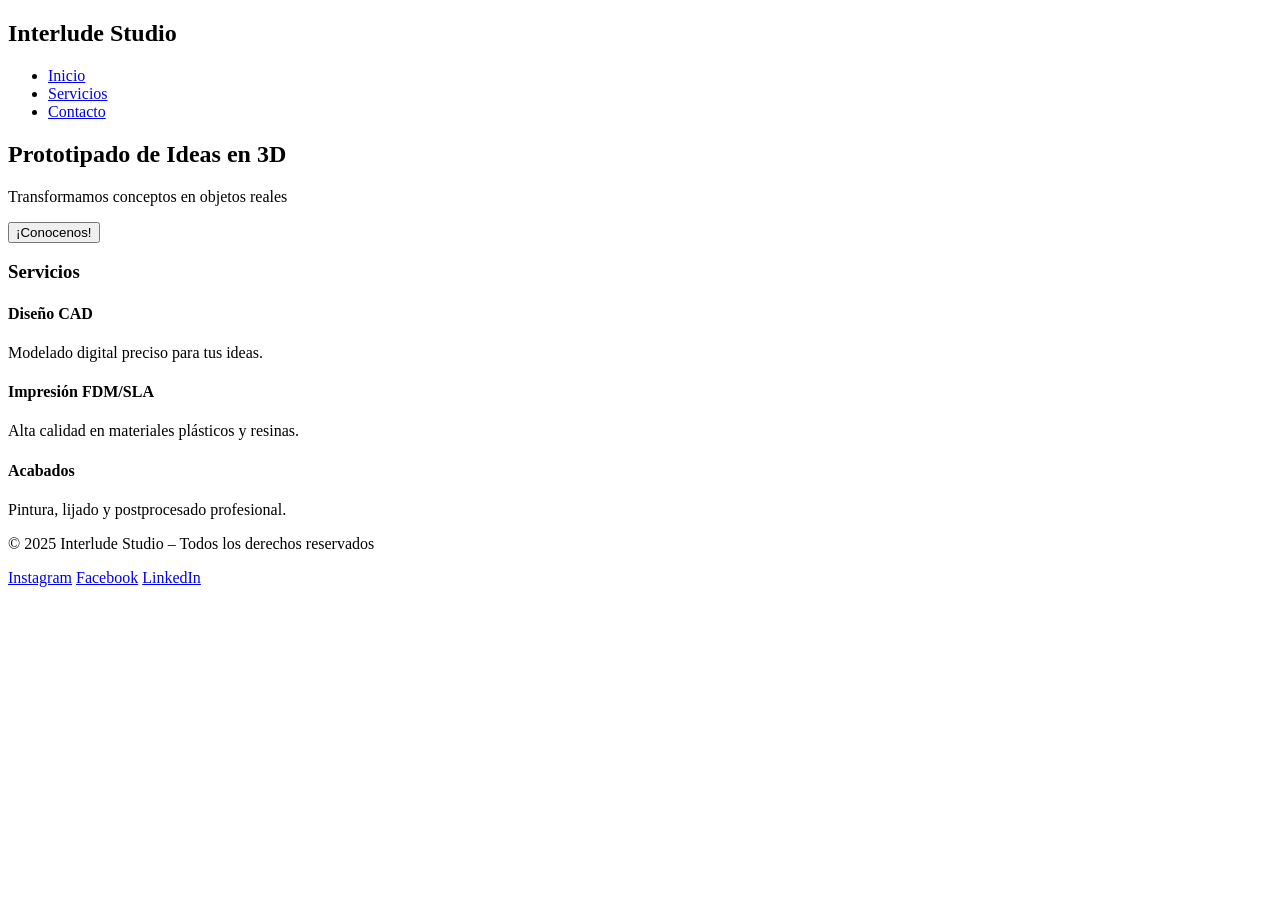
<file: index.html>
<!DOCTYPE html>
<html lang="es">
<head>
  <meta charset="UTF-8">
  <meta name="viewport" content="width=device-width, initial-scale=1.0">
  <title>Interlude Studio</title>
  <link rel="stylesheet" href="style.css">
</head>
<body>
  <header>
    <nav>
      <h1>Interlude Studio</h1>
      <ul>
        <li><a href="#hero">Inicio</a></li>
        <li><a href="#services">Servicios</a></li>
        <li><a href="#footer">Contacto</a></li>
      </ul>
    </nav>
  </header>

  <section id="hero">
    <h2>Prototipado de Ideas en 3D</h2>
    <p>Transformamos conceptos en objetos reales</p>
    <button onclick="mostrarMensaje()">¡Conocenos!</button>
  </section>

  <section id="services">
    <h3>Servicios</h3>
    <div class="service">
      <h4>Diseño CAD</h4>
      <p>Modelado digital preciso para tus ideas.</p>
    </div>
    <div class="service">
      <h4>Impresión FDM/SLA</h4>
      <p>Alta calidad en materiales plásticos y resinas.</p>
    </div>
    <div class="service">
      <h4>Acabados</h4>
      <p>Pintura, lijado y postprocesado profesional.</p>
    </div>
  </section>

  <footer id="footer">
    <p>&copy; 2025 Interlude Studio – Todos los derechos reservados</p>
    <div class="social">
      <a href="#">Instagram</a>
      <a href="#">Facebook</a>
      <a href="#">LinkedIn</a>
    </div>
  </footer>

  <script src="script.js"></script>
</body>
</html>
<!-- Services section updates -->
</file>
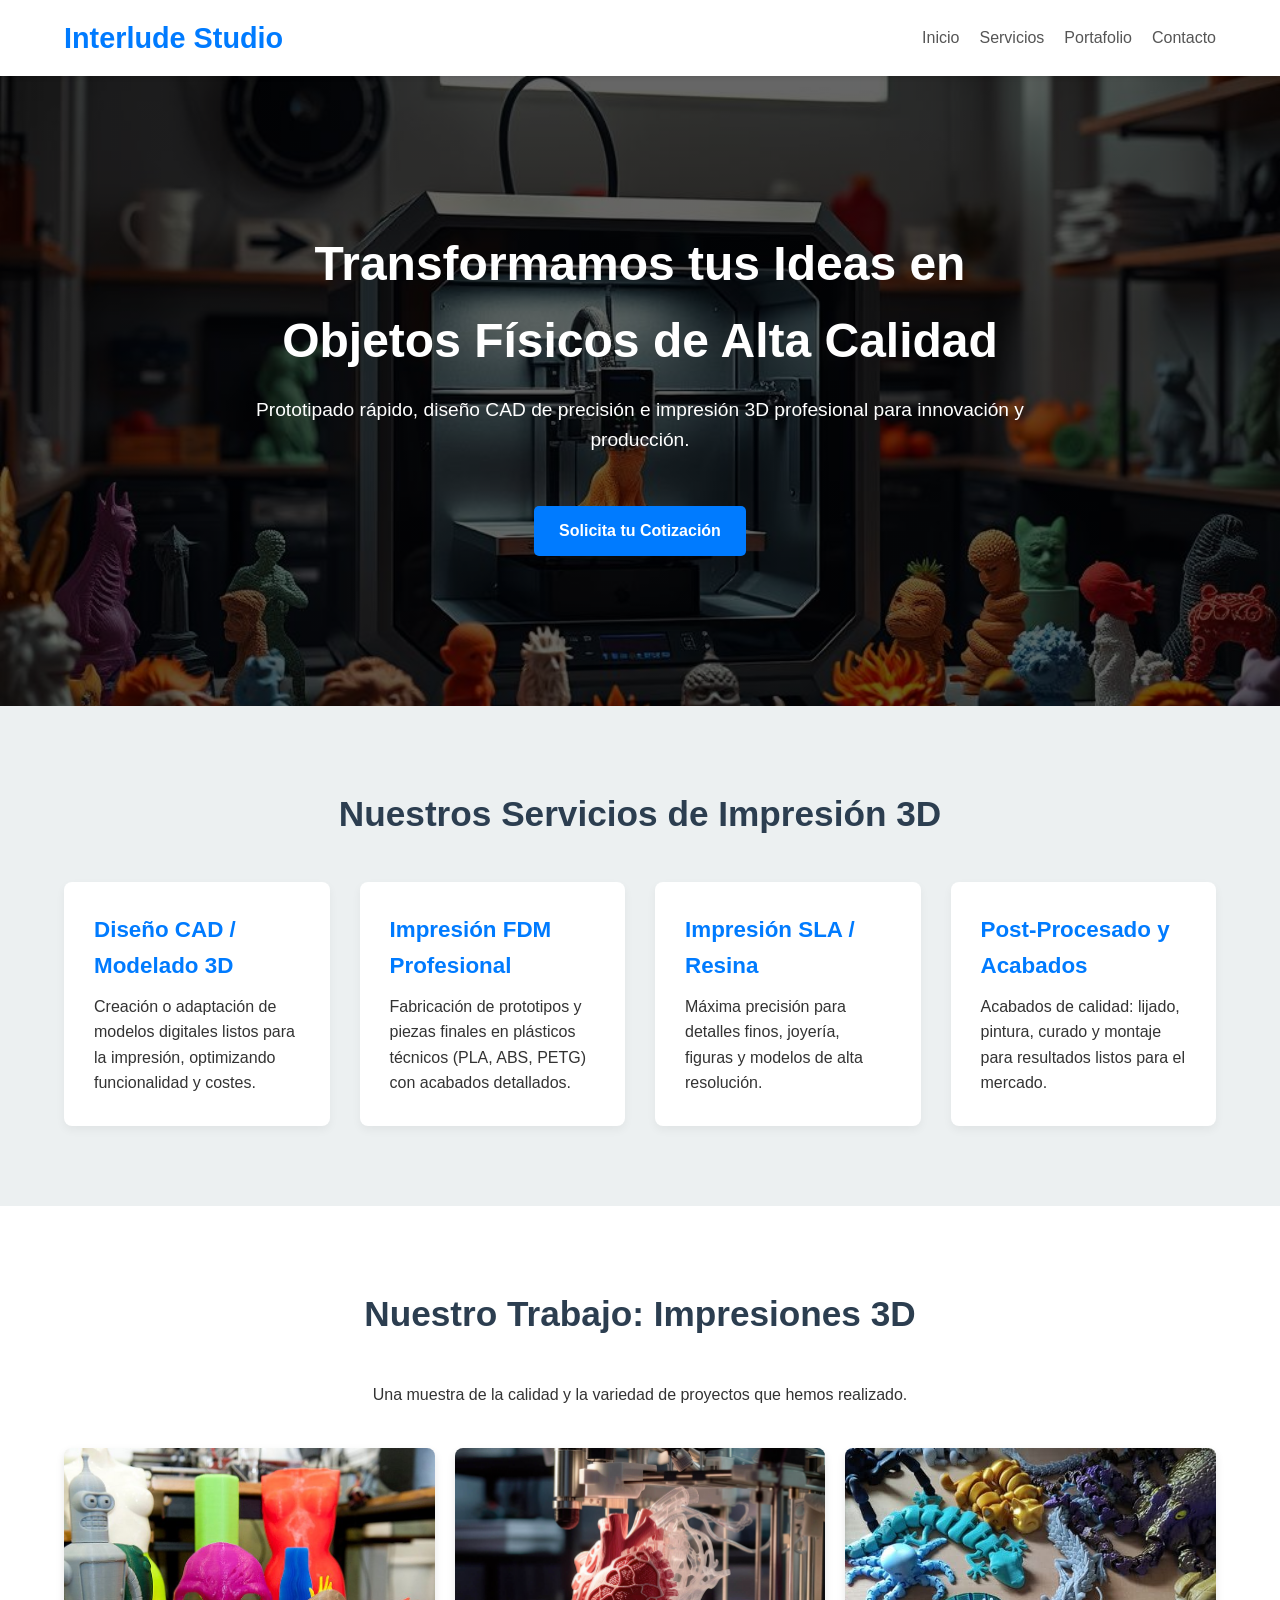
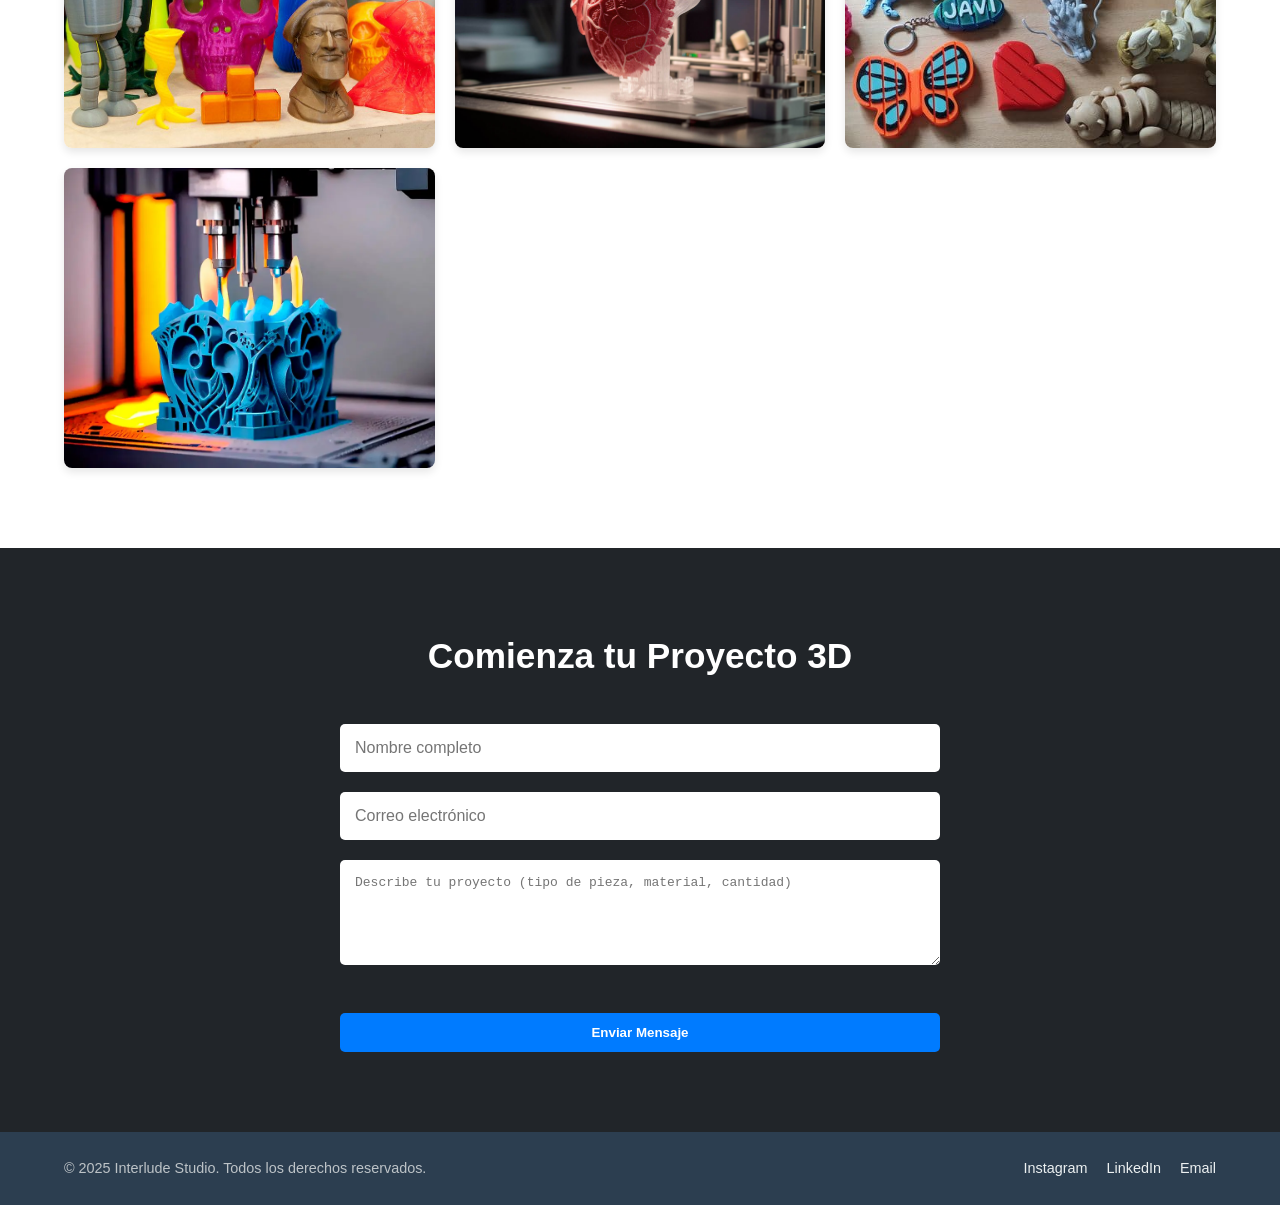
<file: Interlude Studio/index.html>
<!DOCTYPE html>
<html lang="es">
<head>
    <meta charset="UTF-8">
    <meta name="viewport" content="width=device-width, initial-scale=1.0">
    <title>Interlude Studio | Prototipado 3D Profesional</title>
    <meta name="description" content="Interlude Studio: Prototypes, diseño CAD e impresión 3D FDM/SLA de alta calidad para proyectos profesionales e innovadores.">
    <link rel="stylesheet" href="style.css">
    </head>
<body>
    <header class="main-header">
        <div class="logo">Interlude Studio</div>
        <nav>
            <ul class="nav-links">
                <li><a href="#inicio">Inicio</a></li>
                <li><a href="#servicios">Servicios</a></li>
                <li><a href="#portafolio">Portafolio</a></li>
                <li><a href="#contacto">Contacto</a></li>
            </ul>
        </nav>
    </header>

    <section id="inicio" class="hero-section">
        <div class="hero-content">
            <h1>Transformamos tus Ideas en Objetos Físicos de Alta Calidad</h1>
            <p>Prototipado rápido, diseño CAD de precisión e impresión 3D profesional para innovación y producción.</p>
            <a href="#contacto" class="cta-button">Solicita tu Cotización</a>
        </div>
    </section>

    <section id="servicios" class="services-section">
        <h2>Nuestros Servicios de Impresión 3D</h2>
        <div class="service-grid">
            <div class="service-card">
                <h3>Diseño CAD / Modelado 3D</h3>
                <p>Creación o adaptación de modelos digitales listos para la impresión, optimizando funcionalidad y costes.</p>
            </div>
            <div class="service-card">
                <h3>Impresión FDM Profesional</h3>
                <p>Fabricación de prototipos y piezas finales en plásticos técnicos (PLA, ABS, PETG) con acabados detallados.</p>
            </div>
            <div class="service-card">
                <h3>Impresión SLA / Resina</h3>
                <p>Máxima precisión para detalles finos, joyería, figuras y modelos de alta resolución.</p>
            </div>
            <div class="service-card">
                <h3>Post-Procesado y Acabados</h3>
                <p>Acabados de calidad: lijado, pintura, curado y montaje para resultados listos para el mercado.</p>
            </div>
        </div>
    </section>

    <section id="portafolio" class="portfolio-section">
        <h2>Nuestro Trabajo: Impresiones 3D</h2>
        <p>Una muestra de la calidad y la variedad de proyectos que hemos realizado.</p>
        <div class="gallery-grid">
            <div class="portfolio-container">
                <img src="img/impresion_3d_1.jpg" alt="Prototipo mecánico de Interlude Studio" class="portfolio-item">
            </div>
            <div class="portfolio-container">
                <img src="img/impresion_3d_2.jpg" alt="Figura impresa en resina con gran detalle" class="portfolio-item">
            </div>
            <div class="portfolio-container">
                <img src="img/impresion_3d_3.jpg" alt="Pieza industrial impresa en FDM" class="portfolio-item">
            </div>
            <div class="portfolio-container">
                <img src="img/impresion_3d_4.jpg" alt="Diseño arquitectónico impreso en 3D" class="portfolio-item">
            </div>
        </div>
    </section>

    <section id="contacto" class="contact-section">
        <h2>Comienza tu Proyecto 3D</h2>
        <form class="contact-form">
            <input type="text" placeholder="Nombre completo" required>
            <input type="email" placeholder="Correo electrónico" required>
            <textarea placeholder="Describe tu proyecto (tipo de pieza, material, cantidad)" rows="5" required></textarea>
            <button type="submit" class="cta-button">Enviar Mensaje</button>
        </form>
    </section>

    <footer class="main-footer">
        <p>&copy; 2025 Interlude Studio. Todos los derechos reservados.</p>
        <div class="social-links">
            <a href="https://www.instagram.com/interludestudio_?igsh=NHJ1ajJocDY0ZGdl" target="_blank">Instagram</a> 
            <a href="#">LinkedIn</a>
            <a href="mailto:info@interludestudio.com">Email</a>
        </div>
    </footer>
</body>
</html>
</file>
<file: style.css>
@media (max-width: 600px) {
  nav ul {
    flex-direction: column;
    align-items: center;
  }

  #hero h2 {
    font-size: 1.8em;
  }

  .service {
    text-align: center;
  }
}
</file>
<file: Interlude Studio/style.css>
/* --- 1. RESET Y ESTILOS BASE --- */
:root {
    --color-primary: #007BFF; /* Azul tecnológico, más moderno */
    --color-secondary: #2c3e50; /* Azul oscuro corporativo */
    --color-dark-bg: #212529; /* Azul medianoche para fondo oscuro */
    --color-light-bg: #f8f8f8;
}

* {
    margin: 0;
    padding: 0;
    box-sizing: border-box;
}

body {
    font-family: 'Segoe UI', Tahoma, Geneva, Verdana, sans-serif;
    line-height: 1.6;
    color: #333;
    background-color: var(--color-light-bg);
}

h1, h2, h3 {
    margin-bottom: 0.5em;
    color: var(--color-secondary);
}

a {
    text-decoration: none;
    color: var(--color-primary);
}

/* --- 2. ENCABEZADO Y NAVEGACIÓN --- */
.main-header {
    background: #ffffff;
    padding: 15px 5%;
    display: flex;
    justify-content: space-between;
    align-items: center;
    box-shadow: 0 2px 4px rgba(0, 0, 0, 0.1);
    position: sticky;
    top: 0;
    z-index: 1000;
}

.logo {
    font-size: 1.8em;
    font-weight: bold;
    color: var(--color-primary);
}

.nav-links {
    list-style: none;
    display: flex;
}

.nav-links li {
    margin-left: 20px;
}

.nav-links a {
    color: #555;
    font-weight: 500;
    padding: 5px 0;
    transition: color 0.3s;
}

.nav-links a:hover {
    color: var(--color-primary);
    border-bottom: 2px solid var(--color-primary);
}

/* --- 3. BOTÓN CTA GENERAL --- */
.cta-button {
    display: inline-block;
    background-color: var(--color-primary);
    color: white;
    padding: 12px 25px;
    border-radius: 5px;
    font-weight: bold;
    margin-top: 20px;
    transition: background-color 0.3s;
    border: none;
}

.cta-button:hover {
    background-color: #0056b3;
}

/* --- 4. SECCIONES GENERALES --- */
section {
    padding: 80px 5%;
    text-align: center;
}

h2 {
    font-size: 2.2em;
    margin-bottom: 40px;
}

/* --- 5. SECCIÓN HERO (PRINCIPAL) --- */
.hero-section {
    /* NOTA: Debes guardar una imagen llamada 'hero_background_3d.jpg' en la carpeta principal */
    background: linear-gradient(rgba(0, 0, 0, 0.6), rgba(0, 0, 0, 0.6)), url('hero_background_3d.jpg') no-repeat center center/cover; 
    color: white;
    padding: 150px 5%;
    display: flex;
    align-items: center;
    justify-content: center;
    min-height: 50vh;
}

.hero-content {
    max-width: 800px;
}

.hero-content h1 {
    font-size: 3em;
    margin-bottom: 15px;
    color: white;
}

.hero-content p {
    font-size: 1.2em;
    margin-bottom: 30px;
}

/* --- 6. SECCIÓN DE SERVICIOS --- */
.services-section {
    background-color: #ecf0f1;
}

.service-grid {
    display: grid;
    grid-template-columns: repeat(auto-fit, minmax(250px, 1fr));
    gap: 30px;
    margin-top: 40px;
}

.service-card {
    background: white;
    padding: 30px;
    border-radius: 8px;
    box-shadow: 0 4px 10px rgba(0, 0, 0, 0.05);
    text-align: left;
    transition: transform 0.3s;
}

.service-card:hover {
    transform: translateY(-5px);
    box-shadow: 0 8px 15px rgba(0, 0, 0, 0.1);
}

.service-card h3 {
    color: var(--color-primary);
    font-size: 1.4em;
    margin-bottom: 10px;
}

/* --- 7. SECCIÓN DE PORTAFOLIO (Galería con Hover Moderno) --- */
.portfolio-section {
    background-color: #ffffff;
}

.gallery-grid {
    display: grid;
    grid-template-columns: repeat(auto-fit, minmax(280px, 1fr));
    gap: 20px;
    margin-top: 40px;
}

.portfolio-container {
    position: relative;
    overflow: hidden;
    border-radius: 8px;
    box-shadow: 0 4px 8px rgba(0, 0, 0, 0.1);
    cursor: pointer;
}

.portfolio-item {
    width: 100%;
    height: 300px;
    object-fit: cover;
    display: block;
    transition: transform 0.4s ease, filter 0.4s ease;
}

/* Overlay que aparece al hacer hover */
.portfolio-container::after {
    content: 'Ver Proyecto';
    position: absolute;
    top: 0;
    left: 0;
    width: 100%;
    height: 100%;
    background-color: rgba(0, 123, 255, 0.85); /* Azul primario semi-transparente */
    color: white;
    display: flex;
    justify-content: center;
    align-items: center;
    opacity: 0; /* Empieza invisible */
    transition: opacity 0.4s ease;
    font-size: 1.3em;
    font-weight: bold;
}

/* Efecto al pasar el mouse */
.portfolio-container:hover .portfolio-item {
    transform: scale(1.1);
    filter: brightness(70%);
}

.portfolio-container:hover::after {
    opacity: 1;
}

/* --- 8. SECCIÓN DE CONTACTO --- */
.contact-section {
    background-color: var(--color-dark-bg);
    color: white;
}

.contact-section h2 {
    color: white;
}

.contact-form {
    max-width: 600px;
    margin: 0 auto;
    text-align: left;
}

.contact-form input[type="text"],
.contact-form input[type="email"],
.contact-form textarea {
    width: 100%;
    padding: 15px;
    margin-bottom: 20px;
    border: none;
    border-radius: 5px;
    font-size: 1em;
}

.contact-form textarea {
    resize: vertical;
}

.contact-form .cta-button {
    width: 100%;
}

/* --- 9. PIE DE PÁGINA --- */
.main-footer {
    background: var(--color-secondary);
    color: #bdc3c7;
    padding: 25px 5%;
    display: flex;
    justify-content: space-between;
    align-items: center;
    font-size: 0.9em;
}

.social-links a {
    color: #ecf0f1;
    margin-left: 15px;
    transition: color 0.3s;
}

.social-links a:hover {
    color: var(--color-primary);
}

/* --- 10. RESPONSIVE DESIGN (Móviles) --- */
@media (max-width: 768px) {
    .main-header {
        flex-direction: column;
    }
    .nav-links {
        margin-top: 15px;
        justify-content: center;
    }
    .nav-links li {
        margin: 0 10px;
    }
    .hero-content h1 {
        font-size: 2.2em;
    }
    .main-footer {
        flex-direction: column;
        text-align: center;
    }
    .social-links {
        margin-top: 10px;
    }
    .social-links a {
        margin: 0 10px;
    }
}
</file>
